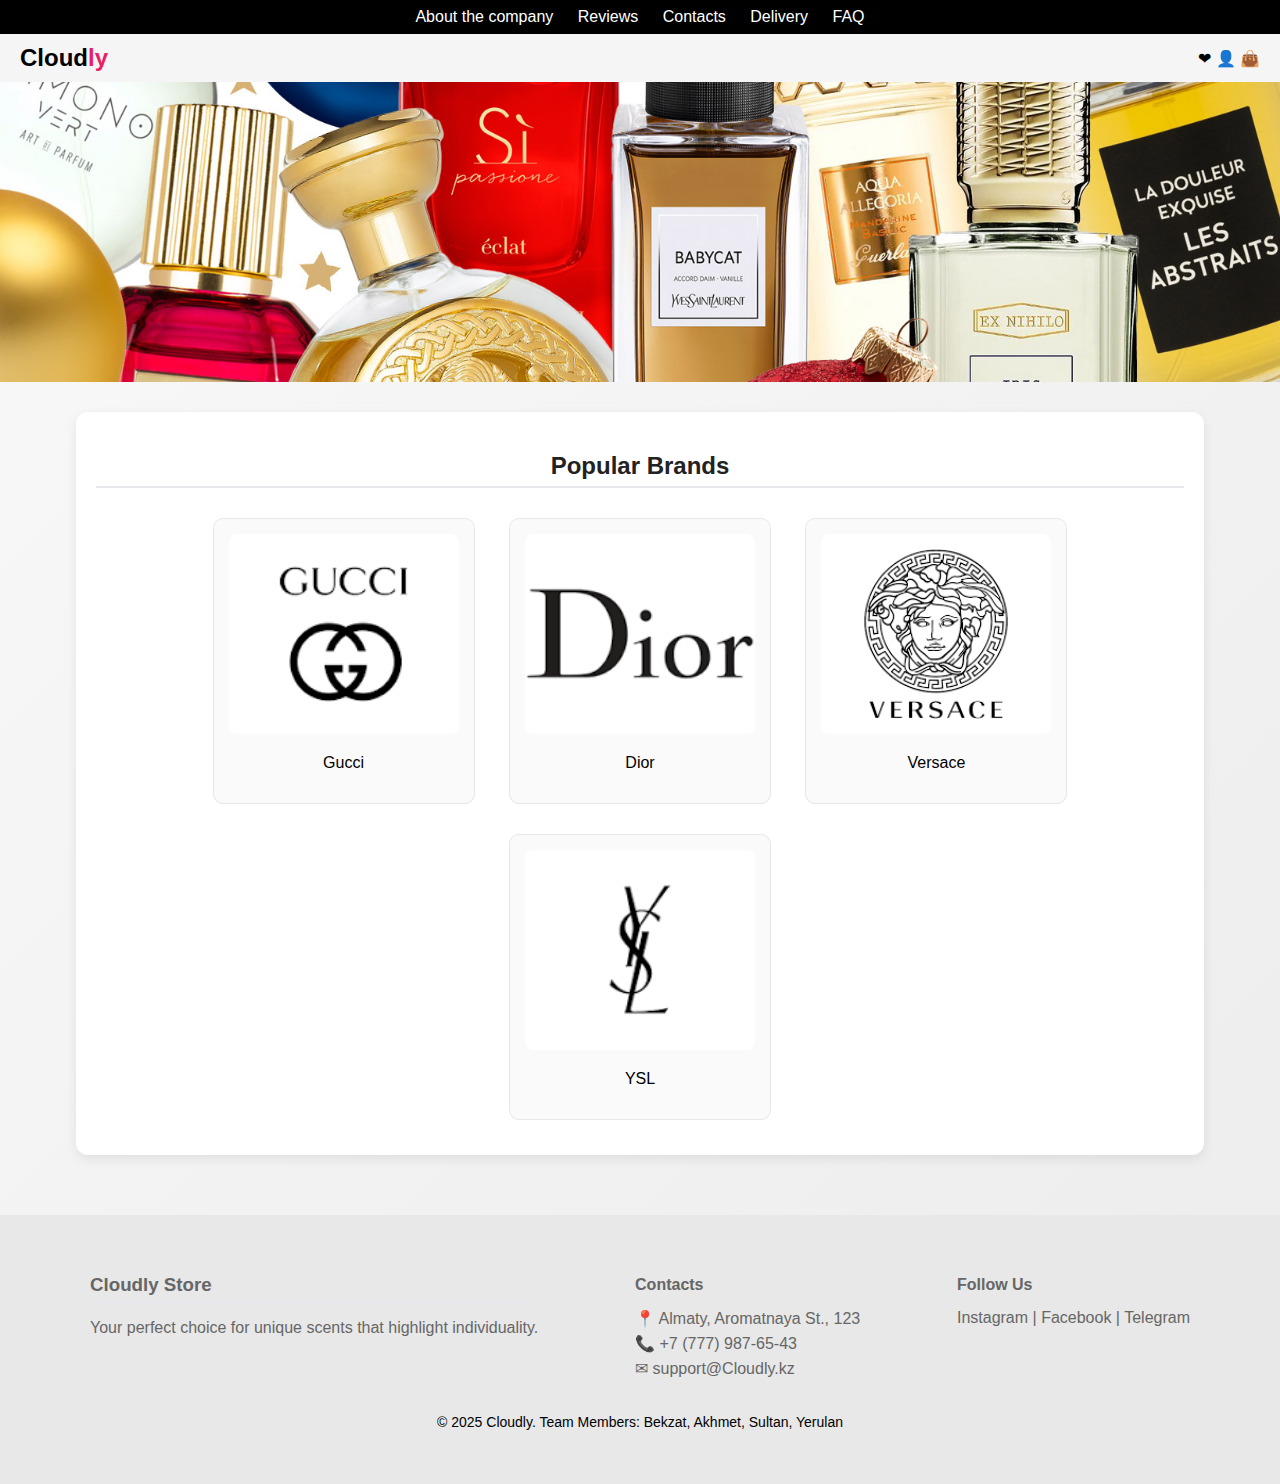
<file: brands.html>
<!DOCTYPE html>
<html lang="en">
<head>
    <meta charset="UTF-8">
    <title>Perfume Brands</title>
    <link rel="stylesheet" href="stylebrands.css">
</head>
<body>
<div class="top-bar">
    <a href="#">About the company</a>
    <a href="#">Reviews</a>
    <a href="contacts.html">Contacts</a>
    <a href="#">Delivery</a>
    <a href="#">FAQ</a>
</div>
<div class="header">
    <div class="logo"><a href="index.html" class="logo">Cloud<span>ly</span></a></div>
    <div class="icons">
        <span><a href="#" class = "link">❤</a></span>
        <span><a href="Profile.html" class = "link">👤</a></span>
        <span><a href="#" class = "link">👜</a></span>
    </div>
</div>


<div class="top-banner"><img src="brand.jpg" alt="poster"></div>

<main>
    <section class="brand-list">
        <h2>Popular Brands</h2>
        <div class="brand-card">
            <a href="gucci.html" class="brand-link">
            <img src="[data-uri]" alt="Gucci logo">
            <p>Gucci</p>
            </a>
        </div>
        <div class="brand-card">
            <a href="dior.html" class="brand-link">
            <img src="[data-uri]" alt="Dior logo">
            <p>Dior</p></a>
        </div>
        <div class="brand-card">
            <img src= "[data-uri]"alt="Versace logo">
            <p><a href="versace.html" class="brand-link">Versace</a></p>
        </div>

        <div class="brand-card">
            <img src="[data-uri]" alt="YSL logo">
            <p><a href="ysl.html" class="brand-link">YSL</a></p>
        </div>
    </section>
</main>

<footer class="site-footer">
    <div class="footer-content">
        <div>
            <h3>Cloudly Store</h3>
            <p>Your perfect choice for unique scents that highlight individuality.</p>
        </div>
        <div>
            <h4>Contacts</h4>
            <p>📍 Almaty, Aromatnaya St., 123</p>
            <p>📞 +7 (777) 987-65-43</p>
            <p>✉ support@Cloudly.kz</p>
        </div>
        <div>
            <h4>Follow Us</h4>
            <p><a href="#">Instagram</a> | <a href="#">Facebook</a> | <a href="#">Telegram</a></p>
        </div>
    </div>
    <p class="copyright">© 2025 Cloudly. Team Members: Bekzat, Akhmet, Sultan, Yerulan</p>
</footer>
</body>
</html>
</file>
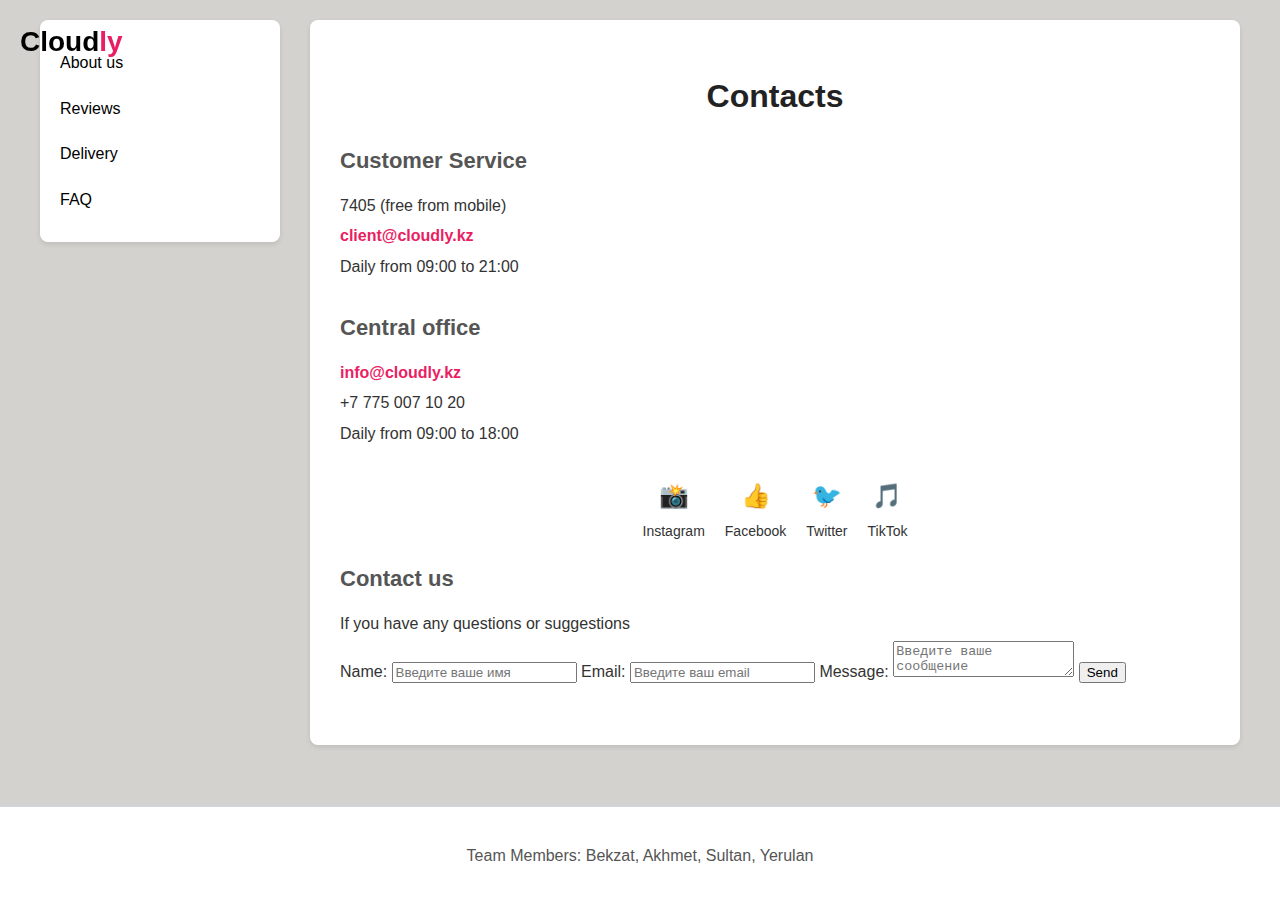
<file: contacts.html>
<!DOCTYPE html>
<html lang="ru">
<head>
  <meta charset="UTF-8">
  <title>Cloudly - Контакты</title>
  <link rel="stylesheet" href="contact.css">
</head>
<body>
  <a href="index.html" class="logo">Cloud<span>ly</span></a>

  <div class="container">
    <div class="sidebar">
      <a href="#">About us</a>
      <a href="#">Reviews</a>
      <a href="#">Delivery</a>
      <a href="#">FAQ</a>
    </div>

    <div class="content">
      <h1>Contacts</h1>

      <div class="contact-section">
        <h2>Customer Service</h2>
        <p>7405 (free from mobile)</p>
        <p class="highlight">client@cloudly.kz</p>
        <p>Daily from 09:00 to 21:00</p>
      </div>

      <div class="contact-section">
        <h2>Central office</h2>
        <p class="highlight">info@cloudly.kz</p>
        <p>+7 775 007 10 20</p>
        <p>Daily from 09:00 to 18:00</p>
      </div>

        <div class="social-icons">
            <div class="icon">
              <span>📸</span>
              <p>Instagram</p>
            </div>
            <div class="icon">
              <span>👍</span>
              <p>Facebook</p>
            </div>
            <div class="icon">
              <span>🐦</span>
              <p>Twitter</p>
            </div>
            <div class="icon">
              <span>🎵</span>
              <p>TikTok</p>
            </div>
          </div>
          <div class="contact-section">
            <h2>Contact us</h2>
            <p>If you have any questions or suggestions</p>
            <div class="form-container">
                <form action="#" method="post">
                  <label for="name">Name:</label>
                  <input type="text" id="name" name="name" placeholder="Введите ваше имя">
              
                  <label for="email">Email:</label>
                  <input type="email" id="email" name="email" placeholder="Введите ваш email">
              
                  <label for="message">Message:</label>
                  <textarea id="message" name="message" placeholder="Введите ваше сообщение"></textarea>
              
                  <button type="submit">Send</button>
                </form>
              </div>
          </div>    
    </div>
  </div>
  <footer>
      <p> Team Members: Bekzat, Akhmet, Sultan, Yerulan</p>
  </footer>
</body>
</html>
</file>
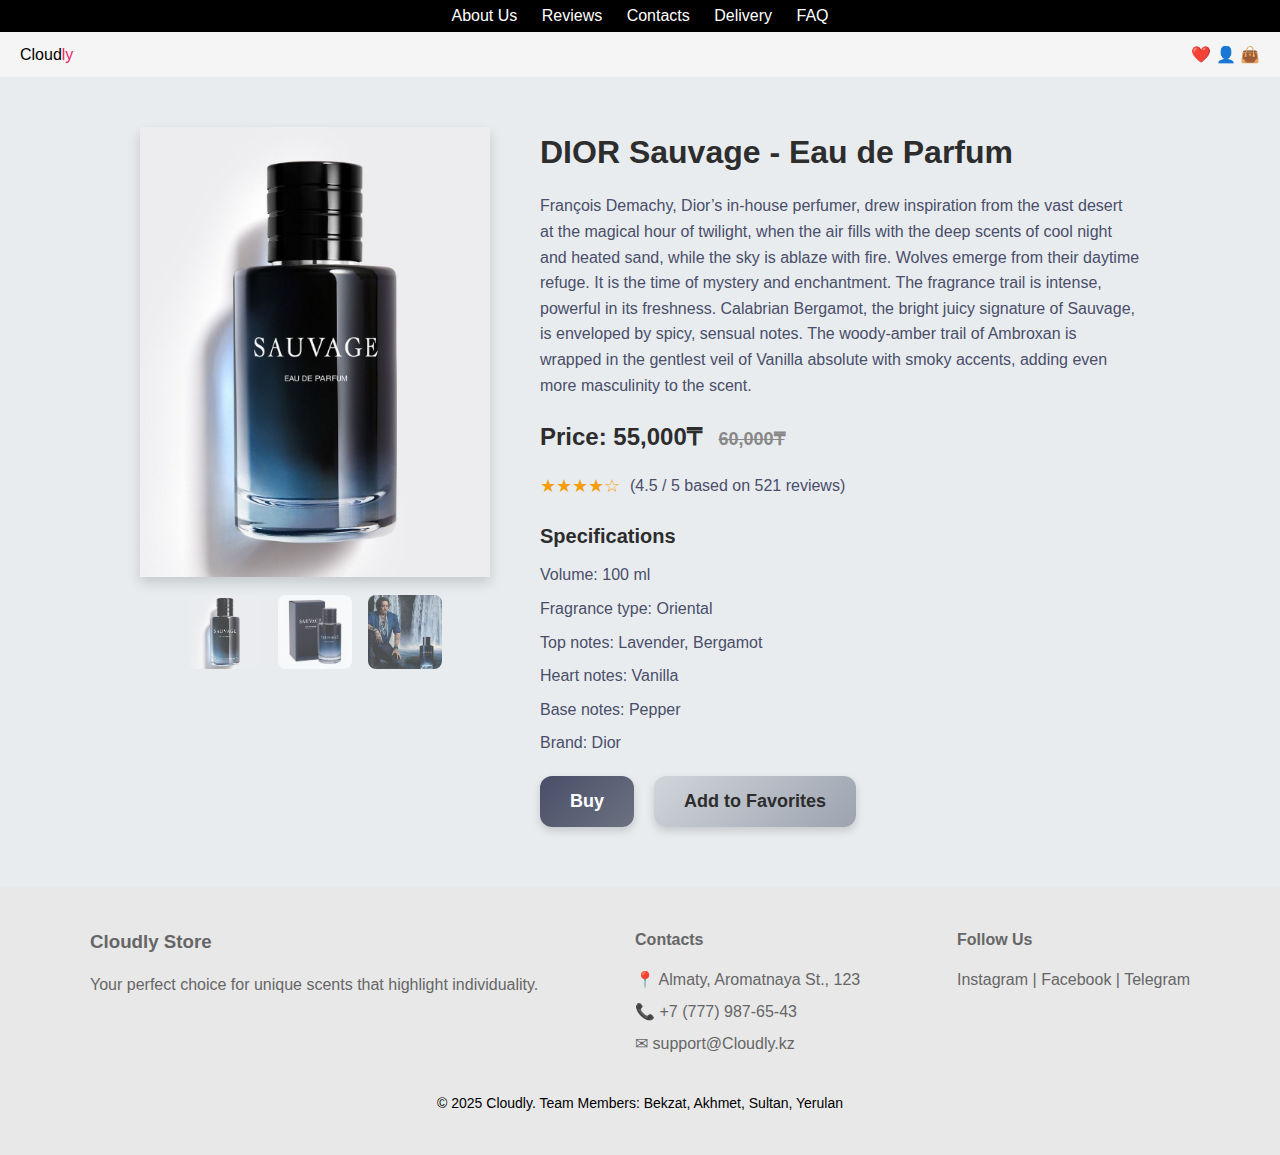
<file: DiorSauvage.html>
<!DOCTYPE html>
<html lang="en">
<head>
    <meta charset="utf-8">
    <meta name="viewport" content="width=device-width, initial-scale=1">
    <title>Cloudly - Product Page</title>
    <link rel="stylesheet" href="for.css">
</head>
<body>

<main>
    <div class="top-bar">
        <a href="#">About Us</a>
        <a href="#">Reviews</a>
        <a href="contacts.html">Contacts</a>
        <a href="#">Delivery</a>
        <a href="#">FAQ</a>
    </div>

    <div class="header">
        <div class="logo"><a href="index.html" class="logo">Cloud<span>ly</span></a></div>
        <div class="icons">
            <span><a href="#" class="link">❤️</a></span>
            <span><a href="Profile.html" class="link">👤</a></span>
            <span><a href="#" class="link">👜</a></span>
        </div>
    </div>
    <section class="product">
        <div class="product-image">
            <div class="slider">
                <input type="radio" name="slide" id="slide1" checked>
                <input type="radio" name="slide" id="slide2">
                <input type="radio" name="slide" id="slide3">
                <div class="slides">
                    <img src="img/Dior1.jpg" alt="Dior Sauvage" class="slide1">
                    <img src="img/Dior2.jpg" alt="Dior Sauvage" class="slide2">
                    <img src="img/Dior.jpg" alt="Dior Sauvage" class="slide3">
                </div>
            </div>
            <div class="thumbnails">
                <label for="slide1" class="thumb1"><img src="img/Dior1.jpg" alt="Thumbnail 1"></label>
                <label for="slide2" class="thumb2"><img src="img/Dior2.jpg" alt="Thumbnail 2"></label>
                <label for="slide3" class="thumb3"><img src="img/Dior.jpg" alt="Thumbnail 3"></label>
            </div>
        </div>

        <div class="product-info">
            <h1 class="product-title">DIOR Sauvage - Eau de Parfum</h1>
            <p class="description">
                François Demachy, Dior’s in-house perfumer, drew inspiration from the vast desert at the magical hour of twilight, when the air fills with the deep scents of cool night and heated sand, while the sky is ablaze with fire. Wolves emerge from their daytime refuge. It is the time of mystery and enchantment. The fragrance trail is intense, powerful in its freshness. Calabrian Bergamot, the bright juicy signature of Sauvage, is enveloped by spicy, sensual notes. The woody-amber trail of Ambroxan is wrapped in the gentlest veil of Vanilla absolute with smoky accents, adding even more masculinity to the scent.
            </p>
            <p class="price">Price: 55,000₸ <span class="original">60,000₸</span></p>
            <div class="rating">
                ★★★★☆ <span>(4.5 / 5 based on 521 reviews)</span>
            </div>
            <div class="details">
                <h3>Specifications</h3>
                <ul>
                    <li>Volume: 100 ml</li>
                    <li>Fragrance type: Oriental</li>
                    <li>Top notes: Lavender, Bergamot</li>
                    <li>Heart notes: Vanilla</li>
                    <li>Base notes: Pepper</li>
                    <li>Brand: Dior</li>
                </ul>
            </div>
            <div class="actions">
                <button class="buy-button" type="button">Buy</button>
                <button class="secondary-button" type="button">Add to Favorites</button>
            </div>
        </div>
    </section>
</main>

<footer class="site-footer">
    <div class="footer-content">
        <div>
            <h3>Cloudly Store</h3>
            <p>Your perfect choice for unique scents that highlight individuality.</p>
        </div>
        <div>
            <h4>Contacts</h4>
            <p>📍 Almaty, Aromatnaya St., 123</p>
            <p>📞 +7 (777) 987-65-43</p>
            <p>✉ support@Cloudly.kz</p>
        </div>
        <div>
            <h4>Follow Us</h4>
            <p><a href="#">Instagram</a> | <a href="#">Facebook</a> | <a href="#">Telegram</a></p>
        </div>
    </div>
    <p class="copyright">© 2025 Cloudly. Team Members: Bekzat, Akhmet, Sultan, Yerulan</p>
</footer>
</body>
</html>
</file>
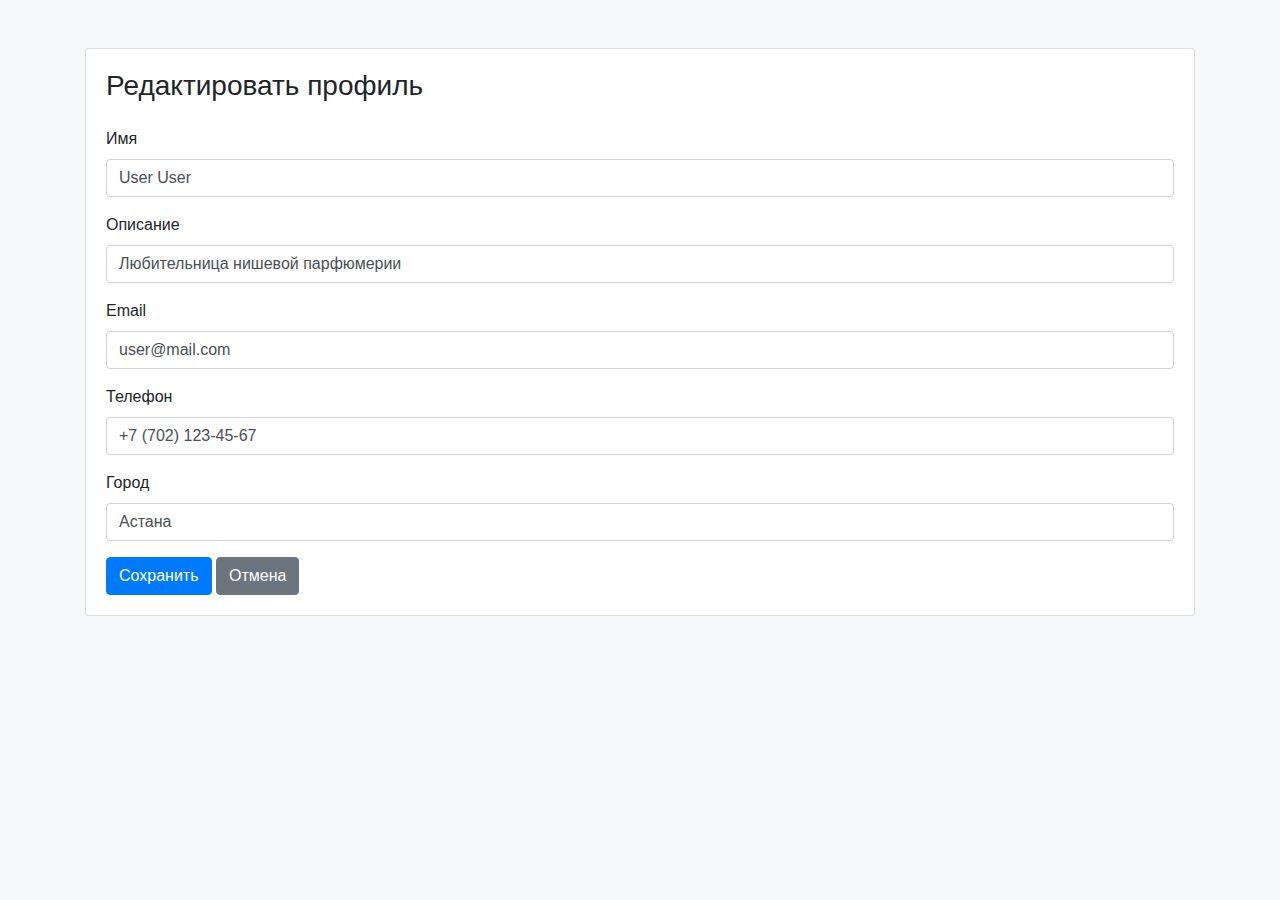
<file: edit_Profile.html>
<!DOCTYPE html>
<html lang="ru">
<head>
  <meta charset="UTF-8">
  <meta name="viewport" content="width=device-width, initial-scale=1.0">
  <title>Редактирование профиля | PerfumeShop</title>
  <link rel="stylesheet" href="https://cdn.jsdelivr.net/npm/bootstrap@4.5.3/dist/css/bootstrap.min.css">
</head>
<body class="bg-light">
<div class="container mt-5">
  <div class="card">
    <div class="card-body">
      <h3 class="mb-4">Редактировать профиль</h3>
      <form action="profile.html" method="get">
        <div class="form-group">
          <label>Имя</label>
          <input type="text" class="form-control" name="name" value="User User">
        </div>
        <div class="form-group">
          <label>Описание</label>
          <input type="text" class="form-control" name="bio" value="Любительница нишевой парфюмерии">
        </div>
        <div class="form-group">
          <label>Email</label>
          <input type="email" class="form-control" name="email" value="user@mail.com">
        </div>
        <div class="form-group">
          <label>Телефон</label>
          <input type="text" class="form-control" name="phone" value="+7 (702) 123-45-67">
        </div>
        <div class="form-group">
          <label>Город</label>
          <input type="text" class="form-control" name="city" value=Астана>
        </div>
        <button type="submit" class="btn btn-primary">Сохранить</button>
        <a href="profile.html" class="btn btn-secondary">Отмена</a>
      </form>
    </div>
  </div>
</div>
</body>
</html>
</file>
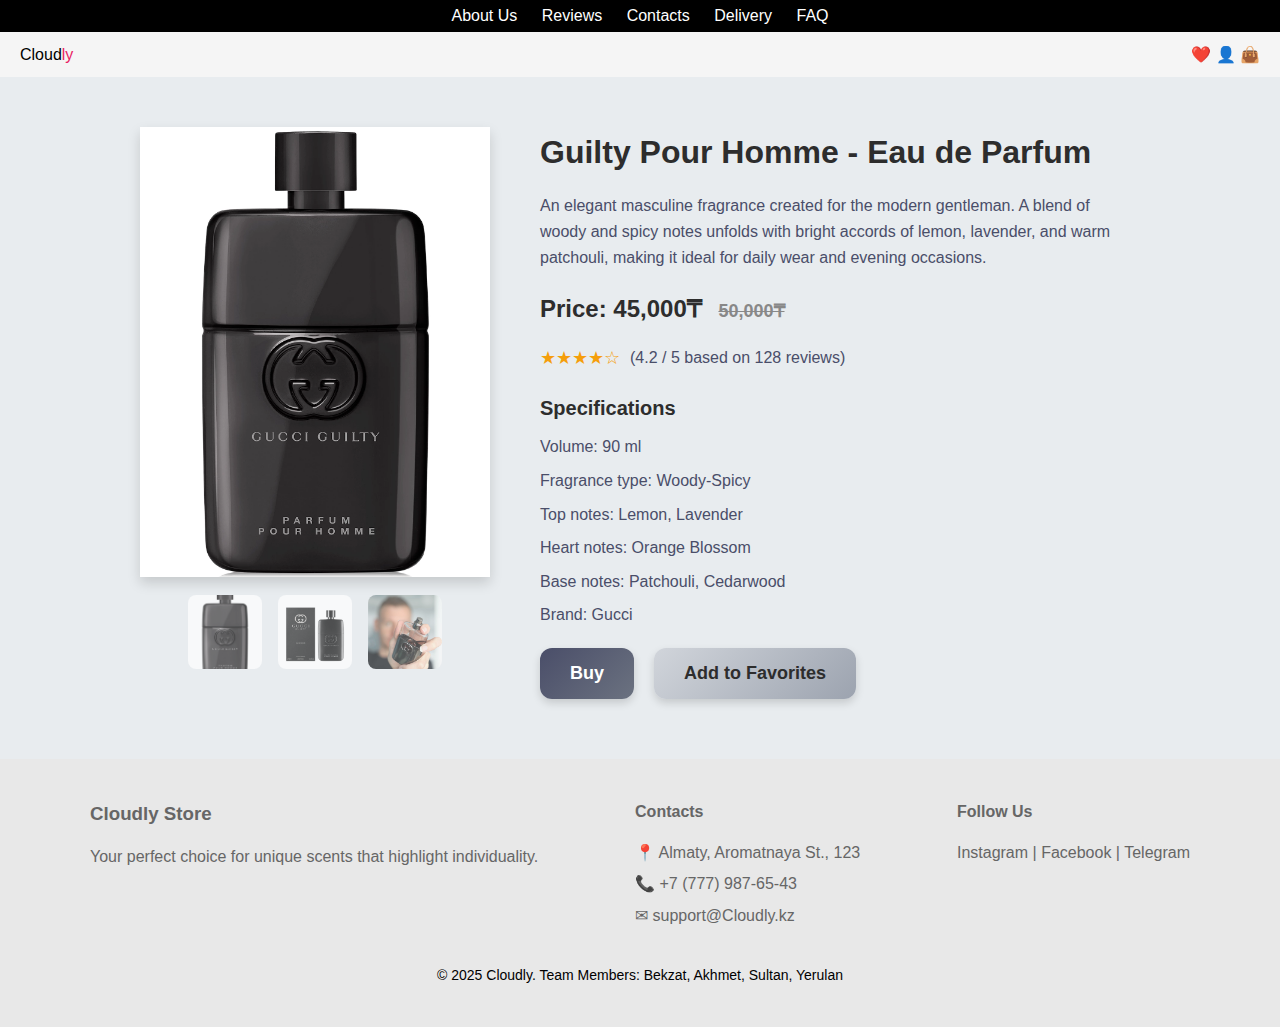
<file: GucciGuilty.html>
<!DOCTYPE html>
<html lang="en">
<head>
    <meta charset="utf-8">
    <meta name="viewport" content="width=device-width, initial-scale=1">
    <title>Cloudly - Product Page</title>
    <link rel="stylesheet" href="for.css">
</head>
<body>

<main>
    <div class="top-bar">
        <a href="#">About Us</a>
        <a href="#">Reviews</a>
        <a href="contacts.html">Contacts</a>
        <a href="#">Delivery</a>
        <a href="#">FAQ</a>
    </div>

    <div class="header">
        <div class="logo"><a href="index.html" class="logo">Cloud<span>ly</span></a></div>
        <div class="icons">
            <span><a href="#" class="link">❤️</a></span>
            <span><a href="Profile.html" class="link">👤</a></span>
            <span><a href="#" class="link">👜</a></span>
        </div>
    </div>
    <section class="product">
        <div class="product-image">
            <div class="slider">
                <input type="radio" name="slide" id="slide1" checked>
                <input type="radio" name="slide" id="slide2">
                <input type="radio" name="slide" id="slide3">
                <div class="slides">
                    <img src="img/Gucci.jpg" alt="Guilty Pour Homme" class="slide1">
                    <img src="img/Gucci1.jpg" alt="Guilty Pour Homme" class="slide2">
                    <img src="img/Gucci2.jpg" alt="Guilty Pour Homme" class="slide3">
                </div>
            </div>
            <div class="thumbnails">
                <label for="slide1" class="thumb1"><img src="img/Gucci.jpg" alt="Thumbnail 1"></label>
                <label for="slide2" class="thumb2"><img src="img/Gucci1.jpg" alt="Thumbnail 2"></label>
                <label for="slide3" class="thumb3"><img src="img/Gucci2.jpg" alt="Thumbnail 3"></label>
            </div>
        </div>

        <div class="product-info">
            <h1 class="product-title">Guilty Pour Homme - Eau de Parfum</h1>
            <p class="description">
                An elegant masculine fragrance created for the modern gentleman. A blend of woody and spicy notes unfolds with bright accords of lemon, lavender, and warm patchouli, making it ideal for daily wear and evening occasions.
            </p>
            <p class="price">Price: 45,000₸ <span class="original">50,000₸</span></p>
            <div class="rating">
                ★★★★☆ <span>(4.2 / 5 based on 128 reviews)</span>
            </div>
            <div class="details">
                <h3>Specifications</h3>
                <ul>
                    <li>Volume: 90 ml</li>
                    <li>Fragrance type: Woody-Spicy</li>
                    <li>Top notes: Lemon, Lavender</li>
                    <li>Heart notes: Orange Blossom</li>
                    <li>Base notes: Patchouli, Cedarwood</li>
                    <li>Brand: Gucci</li>
                </ul>
            </div>
            <div class="actions">
                <button class="buy-button" type="button">Buy</button>
                <button class="secondary-button" type="button">Add to Favorites</button>
            </div>
        </div>
    </section>
</main>

<footer class="site-footer">
    <div class="footer-content">
        <div>
            <h3>Cloudly Store</h3>
            <p>Your perfect choice for unique scents that highlight individuality.</p>
        </div>
        <div>
            <h4>Contacts</h4>
            <p>📍 Almaty, Aromatnaya St., 123</p>
            <p>📞 +7 (777) 987-65-43</p>
            <p>✉ support@Cloudly.kz</p>
        </div>
        <div>
            <h4>Follow Us</h4>
            <p><a href="#">Instagram</a> | <a href="#">Facebook</a> | <a href="#">Telegram</a></p>
        </div>
    </div>
    <p class="copyright">© 2025 Cloudly. Team Members: Bekzat, Akhmet, Sultan, Yerulan</p>
</footer>
</body>
</html>
</file>
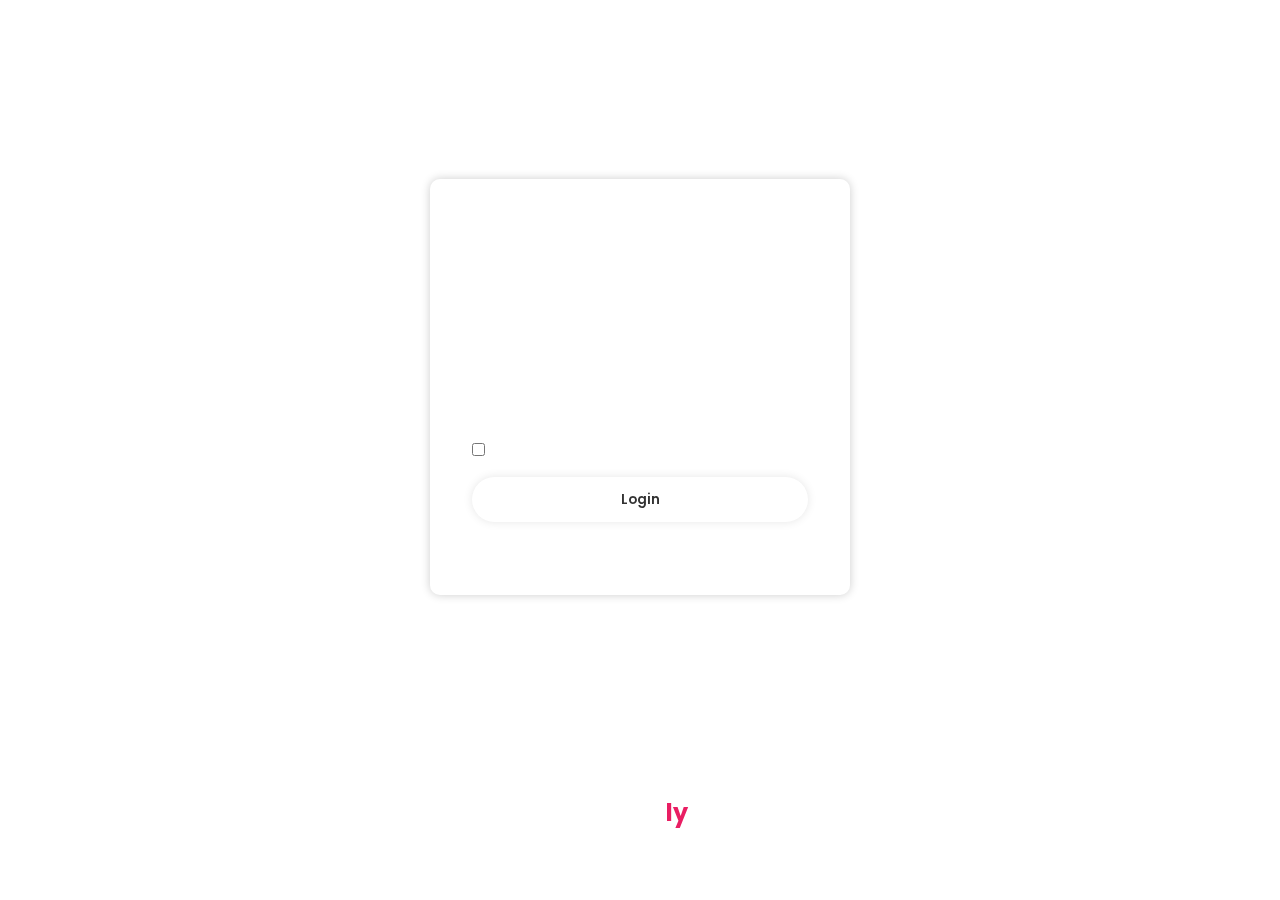
<file: Regist.html>
<!DOCTYPE html>
<html lang="en">
<head>
  <meta charset="UTF-8">
  <meta http-equiv="X-UA-Compatible" content="IE=edge">
  <meta name="viewport" content="width=device-width, initial-scale=1.0">
  <title>Form login and password</title>
  <link href='https://unpkg.com/boxicons@2.1.4/css/boxicons.min.css' rel='stylesheet'>
  <link rel="stylesheet" href="Regist.css">
</head>
<body>
<main>
  <div class="wrapper">
    <form action="">
      <h1>Login</h1>
      <div class="input-box">
        <input type="text" placeholder="Username" required>
        <i class='bx bx-user-circle'></i>
      </div>
      <div class="input-box">
        <input type="password" placeholder="Password" required>
        <i class='bx bx-lock-alt'></i>
      </div>
      <div class="remember">
        <label><input type="checkbox">Remember me</label>
        <a href="#">Forgot password?</a>
      </div>
      <a href="index.html" class="btn-link">
        <button type="button" class="btn">Login</button>
      </a>
      <div class="register-link">
        <p>Don't have an account?</p>
      </div>
    </form>
  </div>
</main>

<footer>
  <div class="logo">Cloud<span>ly</span></div>
  <p>© 2025 Cloudly Store</p>
  <p>Team Members: Bekzat, Akhmet, Sultan, Yerulan</p>
</footer>
</body>
</html>
</file>
<file: stylebrands.css>
body {
  font-family: 'Segoe UI', Arial, sans-serif;
  margin: 0;
  background: linear-gradient(135deg, #f9f9f9, #ececec);
  color: #333;
}

.header-container {
  display: flex;
  align-items: center;
  justify-content: space-between;
}

.top-bar {
  background: black;
  color: white;
  text-align: center;
  padding: 8px;
}
.top-bar a {
  color: white;
  margin: 0 10px;
  text-decoration: none;
}

.logo {
  font-size: 24px;
  font-weight: bold;
  text-decoration: none;
  color: black;
}
.logo span {
  color: #e91e63;
}

.header {
  display: flex;
  align-items: center;
  justify-content: space-between;
  background: #f5f5f5;
  padding: 10px 20px;
}

.icon {
  text-align: center;
  font-family: Arial, sans-serif;
}

.icon span {
  font-size: 24px;
  display: block;
}

.icon p {
  margin: 5px 0 0;
  font-size: 14px;
  color: #333;
}
.link {
color: black;
text-decoration: none;
}

.link:hover {
color: #e91e63;
}


header {
  background-color: #ffffff;
  padding: 20px;
  text-align: center;
  border-bottom: 2px solid #d1d5db;
}

header h1 {
  margin: 0;
  font-size: 1.5rem;
  flex-grow: 1;
  color: #111;
  text-align: left;
}

.top-banner img {
  width: 100%;
  height: 300px;
  object-fit: cover;
  display: block;
}

.nav {
  background: #ddd;
  text-align: center;
  padding: 10px;
}
.nav a {
  margin: 0 15px;
  text-decoration: none;
  color: black;
}

nav a:hover {
  color: #000;
  border-bottom: 2px solid #888;
}

.brand-info-container {
  display: flex;
  align-items: flex-start;
  gap: 30px;
}

.brand-left {
  flex: 1;
  text-align: center;
}

.brand-left h2 {
  margin-bottom: 15px;
}

.brand-logo {
  width: 150px;
  height: auto;
  display: block;
  margin: 0 auto;
}

.brand-right {
  flex: 2;
  text-align: left;
  line-height: 1.6;
}


.brand-list, .brand-info, .popular-perfumes {
  width: 85%;
  margin: 30px auto;
  text-align: center;
  background: #ffffff;
  padding: 20px;
  border-radius: 12px;
  box-shadow: 0 4px 12px rgba(0,0,0,0.08);
}

.brand-link{
text-decoration: none;
color:black;
}

h2, h3 {
  color: #222;
  border-bottom: 2px solid #e5e7eb;
  padding-bottom: 6px;
  margin-bottom: 15px;
}

.brand-card, .perfume-card {
  display: inline-block;
  width: 230px;
  margin: 15px;
  padding: 15px;
  background: #fafafa;
  border: 1px solid #e5e7eb;
  border-radius: 10px;
  color: #333;
  transition: transform 0.3s ease, box-shadow 0.3s ease;
}

.brand-card:hover, .perfume-card:hover {
  transform: translateY(-8px) scale(1.02);
  box-shadow: 0 10px 18px rgba(0,0,0,0.2);
}

.perfume-card img,
.brand-card img {
  width: 100%;
  height: 200px;
  object-fit: cover;
  border-radius: 8px;
}

.perfume-card h4 {
  color: #111;
  margin-top: 10px;
  font-weight: bold;
}

.site-footer {
  background: #e8e8e8;
  color: #e8ecef;
  padding: 40px 20px;
  margin-top: 60px;
}

.footer-content {
  display: flex;
  justify-content: space-between;
  flex-wrap: wrap;
  gap: 40px;
  max-width: 1100px;
  margin: 0 auto;
}

.footer-content h3,
.footer-content h4 {
  color: #666;
  margin-bottom: 15px;
}

.footer-content p,
.footer-content a {
  margin: 6px 0;
  color: #666;
  text-decoration: none;
}

.footer-content p:hover {
  color: #a5b4fc;
}

.copyright {
  text-align: center;
  margin-top: 30px;
  font-size: 14px;
  color: black;
}

.brand-rating {
  margin-top: 15px;
  font-size: 1.5rem;
}

.star {
  color: gold;
  margin: 0 2px;
}
</file>
<file: contact.css>
body {
  font-family: 'Arial', sans-serif;
  margin: 0;
  color: #333;
  line-height: 1.6;
  background-color: #d4d2ce;
}

.container {
  max-width: 1200px;
  margin: 0 auto;
  padding: 20px;
  display: flex;
  gap: 30px;
}

.logo {
  position: fixed;
  top: 20px;
  left: 20px;
  font-size: 28px;
  font-weight: bold;
  color: black;
  text-decoration: none;
  z-index: 1000;
}

.logo span {
  color: #e91e63;
}

.sidebar {
  width: 200px;
  height: fit-content;
  background-color: #fff;
  padding: 20px;
  border-radius: 8px;
  box-shadow: 0 2px 5px rgba(0, 0, 0, 0.1);
}

.sidebar a {
  display: block;
  color: black;
  text-decoration: none;
  padding: 10px 0;
  transition: color 0.3s;
}

.sidebar a:hover {
  color: #e91e63;
}

.content {
  flex-grow: 1;
  background-color: #fff;
  padding: 30px;
  border-radius: 8px;
  box-shadow: 0 2px 5px rgba(0, 0, 0, 0.1);
}

h1 {
  font-size: 32px;
  color: #222;
  margin-bottom: 20px;
  text-align: center;
}

.contact-section {
  margin-bottom: 30px;
}

.contact-section h2 {
  font-size: 22px;
  color: #555;
  margin-bottom: 15px;
}

.contact-section p {
  font-size: 16px;
  margin: 5px 0;
}

.contact-section .highlight {
  color: #e91e63;
  font-weight: bold;
}

.social-media {
  display: flex;
  justify-content: center;
  gap: 20px;
  margin-top: 20px;
}

.social-media a {
  color: #666;
  font-size: 24px;
  text-decoration: none;
  transition: color 0.3s;
}

.social-media a:hover {
  color: #e91e63;
}

.form-group {
  margin-bottom: 20px;
}

.form-group label {
  display: block;
  font-size: 14px;
  color: #555;
  margin-bottom: 5px;
}

.form-group input,
.form-group textarea {
  width: 100%;
  padding: 10px;
  border: 1px solid #ddd;
  border-radius: 4px;
  font-size: 14px;
  box-sizing: border-box;
}

.form-group textarea {
  height: 120px;
  resize: vertical;
}

@media (max-width: 768px) {
  .container {
    flex-direction: column;
    padding: 10px;
  }

  .sidebar {
    width: 100%;
    margin-bottom: 20px;
  }

  .content {
    padding: 20px;
  }

  .logo {
    top: 10px;
    left: 10px;
    font-size: 24px;
  }
}
.social-icons {
  display: flex;
  justify-content: center;
  gap: 20px;
}

.icon {
  text-align: center;
  font-family: Arial, sans-serif;
}

.icon span {
  font-size: 24px;
  display: block;
}

.icon p {
  margin: 5px 0 0;
  font-size: 14px;
  color: #333;
}

footer {
  background: #ffffff;
  color: #555;
  text-align: center;
  padding: 20px;
  margin-top: 40px;
  border-top: 2px solid #d1d5db;
}
</file>
<file: for.css>
* {
  margin: 0;
  padding: 0;
  box-sizing: border-box;
}
.logo{
  color: black;
  text-decoration: none;
}
.logo span{
  color: #e91e63;
}

body {
  font-family: 'Roboto', Arial, sans-serif;
  background-color: #e8ecef;
  color: #2d2d2d;
  line-height: 1.6;
}


.site-header {
  background: linear-gradient(90deg, #4a4e69, #6b7280);
  color: #fff;
  padding: 20px 40px;
  display: flex;
  justify-content: space-between;
  align-items: center;
  box-shadow: 0 2px 4px rgba(0, 0, 0, 0.1);
}

.site-header .logo {
  font-size: 28px;
  font-weight: 700;
  letter-spacing: 1px;
}

.nav a {
  color: #fff;
  margin-left: 25px;
  text-decoration: none;
  font-size: 16px;
  transition: color 0.3s ease;
}

.nav a:hover {
  color: #848986;
}

.product {
  display: flex;
  gap: 50px;
  justify-content: center;
  max-width: 1100px;
  margin: 50px auto;
  padding: 0 20px;
}

.product-image {
  flex: 0 0 350px;
}

.slider {
  position: relative;
  width: 350px;
  height: 450px;
  overflow: hidden;
  box-shadow: 0 6px 12px rgba(0, 0, 0, 0.15);
}

.slider input {
  display: none;
}

.slider img {
  width: 100%;
  height: 100%;
  object-fit: cover;
  position: absolute;
  top: 0;
  left: 0;
  opacity: 0;
  transition: opacity 0.5s ease;
}

#slide1:checked ~ .slides .slide1,
#slide2:checked ~ .slides .slide2,
#slide3:checked ~ .slides .slide3 {
  opacity: 1;
}

.thumbnails {
  display: flex;
  gap: 10px;
  margin-top: 15px;
  justify-content: center;
}

.thumbnails label {
  width: 80px;
  height: 80px;
  border: 3px solid transparent;
  border-radius: 8px;
  cursor: pointer;
  opacity: 0.7;
  transition: all 0.3s ease;
}

.thumbnails label img {
  width: 100%;
  height: 100%;
  object-fit: cover;
  border-radius: 8px;
}

.thumbnails label:hover,
#slide1:checked ~ .thumbnails .thumb1,
#slide2:checked ~ .thumbnails .thumb2,
#slide3:checked ~ .thumbnails .thumb3 {
  border-color: #4a4e69;
  opacity: 1;
  transform: scale(1.05);
}

.product-info {
  flex: 1;
  max-width: 600px;
}

.product-title {
  font-size: 32px;
  font-weight: 700;
  margin-bottom: 15px;
  color: #2d2d2d;
}

.description {
  font-size: 16px;
  margin-bottom: 20px;
  color: #4a4e69;
}

.price {
  font-size: 24px;
  font-weight: 600;
  color: #2d2d2d;
  margin-bottom: 15px;
}

.price .original {
  text-decoration: line-through;
  color: #888;
  font-size: 18px;
  margin-left: 10px;
}

.rating {
  font-size: 18px;
  color: #f59e0b;
  margin-bottom: 20px;
  display: flex;
  align-items: center;
  gap: 10px;
}

.rating span {
  font-size: 16px;
  color: #4a4e69;
}

.details {
  margin-bottom: 20px;
}

.details h3 {
  font-size: 20px;
  margin-bottom: 10px;
  color: #2d2d2d;
}

.details ul {
  list-style: none;
  padding-left: 0;
}

.details ul li {
  font-size: 16px;
  margin-bottom: 8px;
  color: #4a4e69;
}

.actions {
  display: flex;
  gap: 20px;
  margin-top: 20px;
}

.actions button {
  padding: 15px 30px;
  font-size: 18px;
  border: none;
  border-radius: 12px;
  cursor: pointer;
  font-weight: 600;
  transition: all 0.3s ease;
  box-shadow: 0 4px 8px rgba(0, 0, 0, 0.15);
}

.buy-button {
  background: linear-gradient(135deg, #4a4e69, #6b7280);
  color: #fff;
}

.buy-button:hover {
  background: linear-gradient(135deg, #5a5f7d, #7b8290);
  transform: scale(1.05);
}

.secondary-button {
  background: linear-gradient(135deg, #d1d5db, #9ca3af);
  color: #2d2d2d;
}

.secondary-button:hover {
  background: linear-gradient(135deg, #e5e7eb, #b9c0cc);
  transform: scale(1.05);
}

.site-footer {
  background: #e8e8e8;
  color: #e8ecef;
  padding: 40px 20px;
  margin-top: 60px;
}

.footer-content {
  display: flex;
  justify-content: space-between;
  flex-wrap: wrap;
  gap: 40px;
  max-width: 1100px;
  margin: 0 auto;
}

.footer-content h3,
.footer-content h4 {
  color: #666;
  margin-bottom: 15px;
}

.footer-content p,
.footer-content a {
  margin: 6px 0;
  color: #666;
  text-decoration: none;
}

.footer-content p:hover {
  color: #a5b4fc;
}

.copyright {
  text-align: center;
  margin-top: 30px;
  font-size: 14px;
  color: black;
}

.top-bar {
  background: black;
  color: white;
  text-align: center;
  padding: 3px;
}
.top-bar a {
  color: white;
  margin: 0 10px;
  text-decoration: none;
}
.top-bar a:hover{
  color: #e91e63;
}


.header {
  display: flex;
  align-items: center;
  justify-content: space-between;
  background: #f5f5f5;
  padding: 10px 20px;
}
.link {
  color: black;
  text-decoration: none;
}

.link:hover {
  color: #e91e63;
}
</file>
<file: Regist.css>
@import url('https://fonts.googleapis.com/css2?family=Poppins:wght@300;400;500;600;700&display=swap');

* {
  margin: 0;
  padding: 0;
  box-sizing: border-box;
  font-family: "Poppins", sans-serif;
}

body {
  display: flex;
  flex-direction: column;
  min-height: 100vh;
  background: url("https://medias.penhaligons.com/cdn-cgi/image/format=auto,width=1920/medias/sys_master/images/h71/hac/10299232354334/White_Label_2025_155_Homepage_Full_Bleed_Content_Block_3840x2092px_Fragrance_Profiling_Desktop/White-Label-2025-155-Homepage-Full-Bleed-Content-Block-3840x2092px-Fragrance-Profiling-Desktop.jpg");
  background-size: cover;
  background-position: center;
}

main {
  flex: 1;
  display: flex;
  justify-content: center;
  align-items: center;
}

.wrapper {
  width: 420px;
  background: transparent;
  border: 2px solid rgba(255, 255, 255, 0.2);
  backdrop-filter: blur(20px);
  box-shadow: 0 0 10px rgba(0, 0, 0, 0.2);
  color: white;
  border-radius: 10px;
  padding: 30px 40px;
}

.wrapper h1 {
  font-size: 36px;
  text-align: center;
}

.wrapper .input-box {
  width: 100%;
  height: 50px;
  margin: 30px 0;
  position: relative;
}

.input-box input {
  width: 100%;
  height: 100%;
  background: transparent;
  border: none;
  outline: none;
  border: 2px solid rgba(255, 255, 255, 0.2);
  border-radius: 40px;
  font-size: 16px;
  padding: 20px 45px 20px 20px;
  color: white;
}

.input-box input::placeholder {
  color: white;
}

.input-box i {
  position: absolute;
  right: 20px;
  top: 50%;
  transform: translateY(-50%);
  font-size: 20px;
}

.wrapper .remember {
  display: flex;
  justify-content: space-between;
  font-size: 14.5px;
  margin: -15px 0 15px;
}

.remember label input {
  accent-color: white;
  margin-right: 3px;
}

.remember a {
  color: white;
  text-decoration: none;
}

.remember a:hover {
  text-decoration: underline;
}

.wrapper .btn {
  width: 100%;
  height: 45px;
  background: white;
  border: none;
  outline: none;
  border-radius: 40px;
  box-shadow: 0 0 10px rgba(0, 0, 0, 0.1);
  cursor: pointer;
  font-weight: 600;
  color: #333;
}

.wrapper .register-link {
  font-size: 14.5px;
  text-align: center;
  margin-top: 20px;
}

.register-link p a {
  color: white;
  text-decoration: none;
  font-weight: 600;
}

.register-link p a:hover {
  text-decoration: underline;
  color: blue;
}

footer {
  background: rgba(255, 255, 255, 0.2);
  backdrop-filter: blur(10px);
  -webkit-backdrop-filter: blur(10px);
  color: white;
  text-align: center;
  padding: 20px;
  border-top: 1px solid rgba(255, 255, 255, 0.3);
}
.logo {
  font-size: 24px;
  font-weight: bold;
}
.logo span {
  color: #e91e63;
}
</file>
